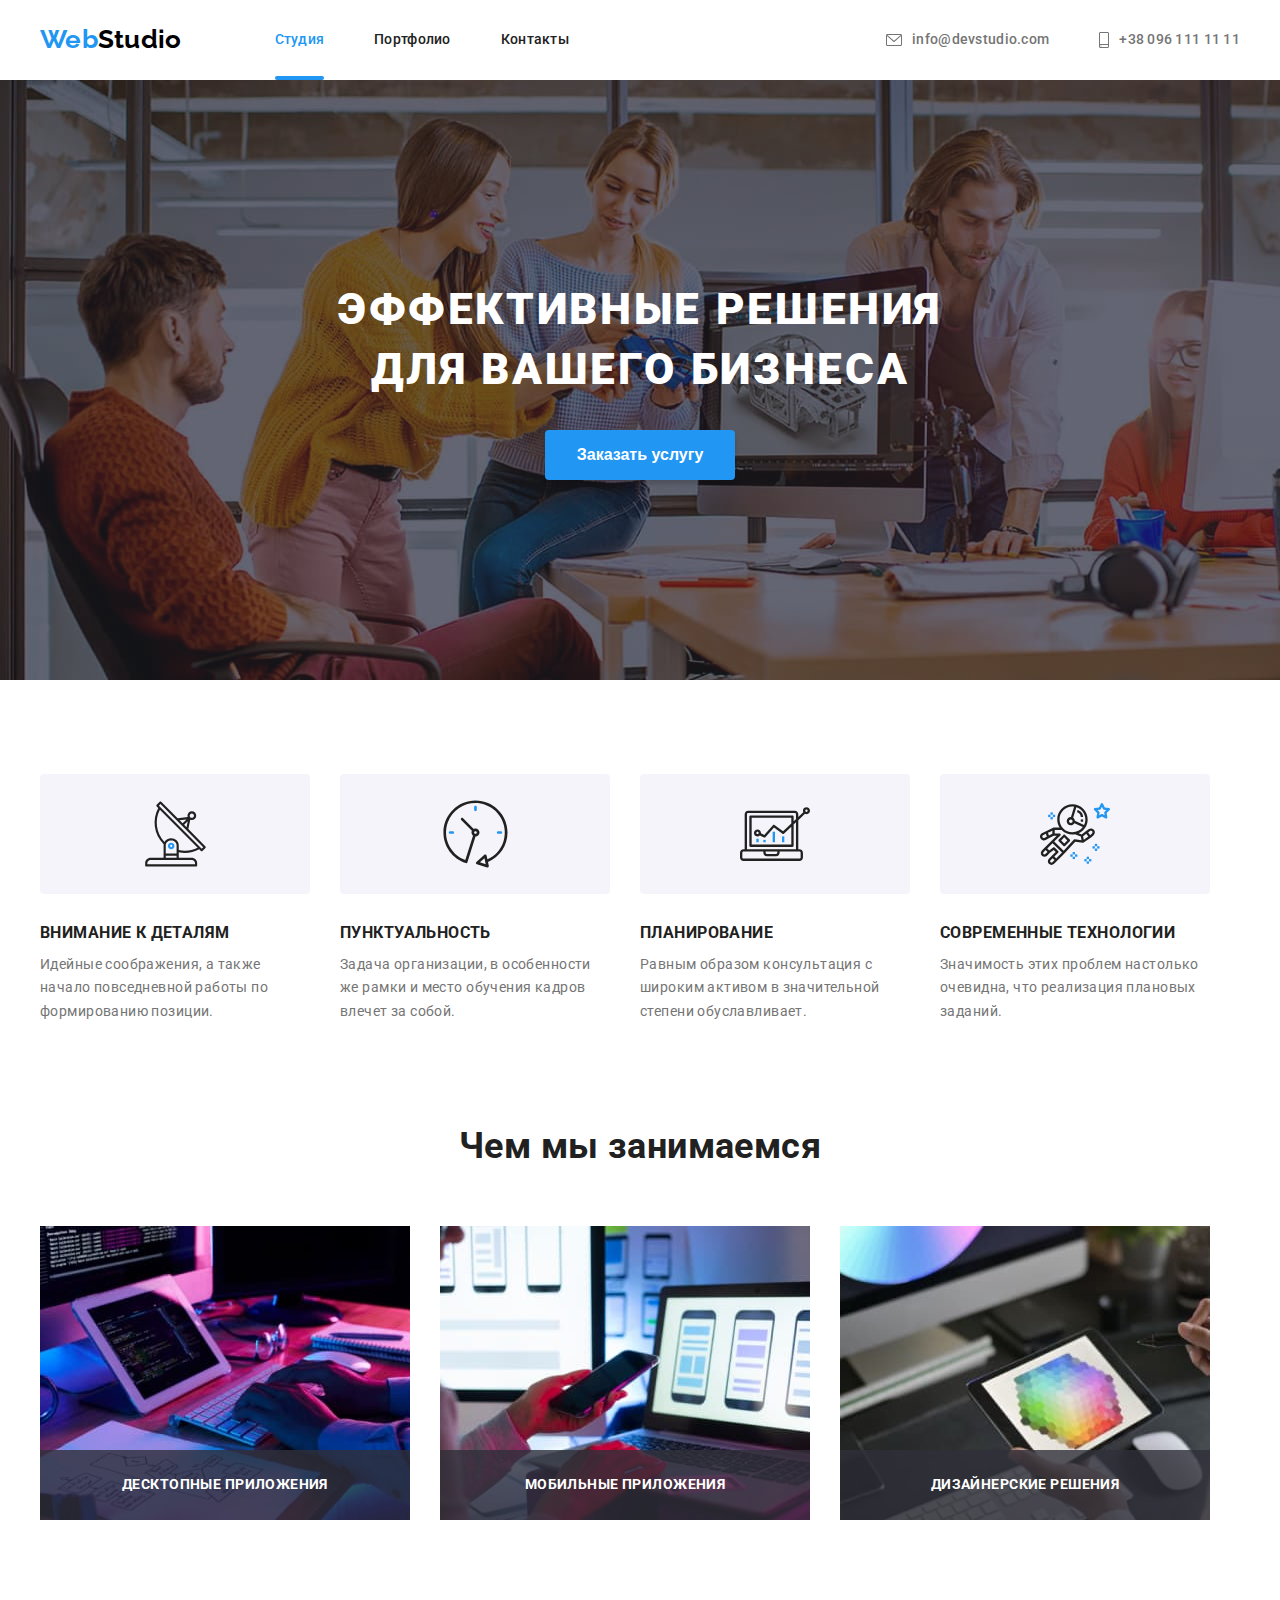
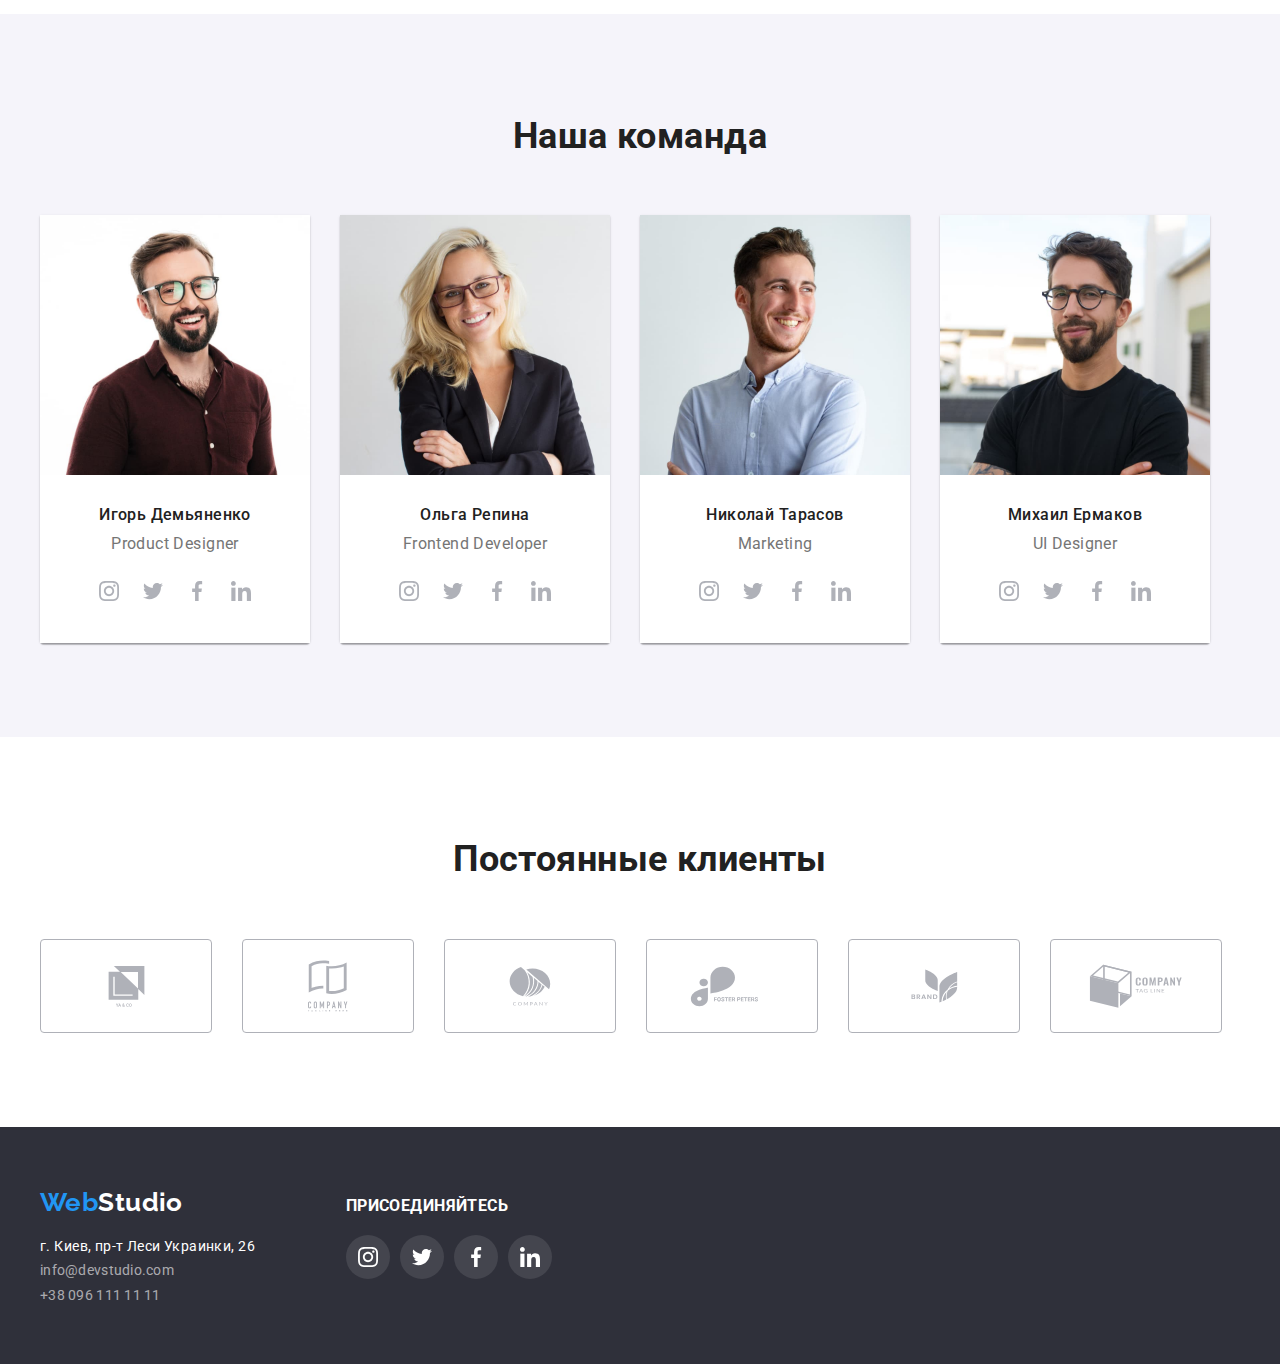
<file: index.html>
<!DOCTYPE html>
<html lang="ru">
  <head>
    <meta charset="UTF-8" />
    <meta http-equiv="X-UA-Compatible" content="IE=edge" />
    <meta name="viewport" content="width=device-width, initial-scale=1.0" />
    <link rel="preconnect" href="https://fonts.googleapis.com" />
    <link rel="preconnect" href="https://fonts.gstatic.com" crossorigin />
    <link
      href="https://fonts.googleapis.com/css2?family=Raleway:wght@700&family=Roboto:wght@400;500;700;900&display=swap"
      rel="stylesheet"
    />
    <link rel="stylesheet" href="https://cdnjs.cloudflare.com/ajax/libs/modern-normalize/1.1.0/modern-normalize.min.css" integrity="sha512-wpPYUAdjBVSE4KJnH1VR1HeZfpl1ub8YT/NKx4PuQ5NmX2tKuGu6U/JRp5y+Y8XG2tV+wKQpNHVUX03MfMFn9Q==" crossorigin="anonymous" referrerpolicy="no-referrer" />
    <link rel="stylesheet" href="./css/style.css">
    <title>Go IT. Д\З №4</title>
  </head>
  <body data-modal-no-scroll>
    <!-- header -->
    <header class="header">
      <div class="container">
        <nav class="header__nav nav">
          <a href="#" class="logo  link"><span>Web</span>Studio</a>
          <ul class="nav__links list">
            <li><a href="#" class="nav__link nav__link-active link">Студия</a></li>
            <li><a href="./portfolio.html" class="nav__link link">Портфолио</a></li>
            <li><a href="#footer" class="nav__link link">Контакты</a></li>
          </ul>
        </nav>
        <ul class="header__contacts contacts list">
          <li>
            <a href="mailto:info@devstudio.com" class="contacts__item link">
              <svg width="16" height="12">
                <use href="./img/sprites2.svg#icon-envelope"></use>
              </svg>
              <span>info@devstudio.com</span>
            </a>
          </li>
          <li>
            <a href="tel:+380961111111" class="contacts__item link">              
              <svg width="10" height="16">
                <use href="./img/sprites2.svg#icon-smartphone"></use>
              </svg>
              <span>+38 096 111 11 11</span>
            </a>
          </li>
        </ul>
      </div>
    </header>
    <!-- /header -->

    <!-- main -->
    <main class="content">
      
        <!-- section first-screen -->
        <section class="first-screen">
          <div class="container">
            <div class="wrapper">
              <h1 class="first-screen__title">
                Эффективные решения для вашего бизнеса
              </h1>
              <button data-modal-open type="button" class="first-screen__btn btn btn-active">
                Заказать услугу
              </button>
            </div>
          </div>
        </section>
        <!-- /section first-screen -->

        <!-- section advantages -->
        <section class="advantages">
          <div class="container">
            <h2 class="advantages__title">Приемущества</h2>
            <ul class="advantages__items list">
              <li class="advantages__item">
                <div class="advantages__icon">
                  <svg width="65" height="70" >
                    <use href="./img/sprites2.svg#icon-antenna"></use>
                  </svg>
                </div>
                <h3 class="advantages__subtitle">Внимание к деталям</h3>
                <p class="advantages__text">
                  Идейные соображения, а также начало повседневной работы по
                  формированию позиции.
                </p>
              </li>
              <li class="advantages__item">
                <div class="advantages__icon">
                  <svg width="67" height="70">
                    <use href="./img/sprites2.svg#icon-clock"></use>
                  </svg>
                </div>
                <h3 class="advantages__subtitle">Пунктуальность</h3>
                <p class="advantages__text">
                  Задача организации, в особенности же рамки и место обучения кадров
                  влечет за собой.
                </p>
              </li>
              <li class="advantages__item">
                <div class="advantages__icon">
                  <svg width="70" height="70">
                    <use href="./img/sprites2.svg#icon-diagram"></use>
                  </svg>
                </div>
                <h3 class="advantages__subtitle">Планирование</h3>
                <p class="advantages__text">
                  Равным образом консультация с широким активом в значительной
                  степени обуславливает.
                </p>
              </li>
              <li class="advantages__item">
                <div class="advantages__icon">
                  <svg width="70" height="70">
                    <use href="./img/sprites2.svg#icon-astronaut"></use>
                  </svg>
                </div>
                <h3 class="advantages__subtitle">Современные технологии</h3>
                <p class="advantages__text">
                  Значимость этих проблем настолько очевидна, что реализация
                  плановых заданий.
                </p>
              </li>
            </ul>
          </div>
        </section>
        <!-- /section advantages -->

        <!-- section work -->
        <section class="work">
          <div class="container">
            <h2 class="work__title title__section">Чем мы занимаемся</h2>
            <ul class="work__list list">
              <li class="work__item">
                <div class="box">
                  <img
                    class="work__img"
                    src="./img/desktop.jpg"
                    alt="Рабочее место. Стол, клавиатура, монитор"
                    width="370"
                    height="294"
                  />
                  <p>Десктопные Приложения</p>
                </div>

              </li>
              <li class="work__item">
                <div class="box">
                  <img
                    class="work__img"
                    src="./img/mobile.jpg"
                    alt="Рабочее место. Компьютер с изображением мобильной разработки"
                    width="370"
                    height="294"
                  />
                  <p>Мобильные приложения</p>
                </div>
              </li>
              <li class="work__item">
                <div class="box">
                  <img
                    class="work__img"
                    src="./img/design.jpg"
                    alt="Рабочий процесс. Работа дизайнера на планшете."
                    width="370"
                    height="294"
                  />
                  <p>Дизайнерские решения</p>
                </div>
              </li>
            </ul>
          </div>
        </section>
        <!-- /section work -->

        <!-- sectiom team -->
        <section class="team">
          <div class="container">
            <h2 class="team__title title__section">Наша команда</h2>
            <ul class="team__list list">
              <li class="team__item">
                <img
                  class="team__img"
                  src="./img/img-3.jpg"
                  alt="Фото Игоря Демьяненко"
                  width="270"
                  height="260"
                />
                <div class="box">
                  <h3 class="team__subtitle">Игорь Демьяненко</h3>
                  <p class="team__text">Product Designer</p>
                  <ul class="social-list list">
                    <li class="social-list__item">
                      <a href="#" class="social-link link">
                        <svg width="20" height="20">
                          <use href="./img/sprites2.svg#icon-instagram"></use>
                        </svg>
                      </a>
                    </li>
                    <li class="social-list__item">
                      <a href="#" class="social-link link">
                        <svg width="20" height="20">
                          <use href="./img/sprites2.svg#icon-twitter"></use>
                        </svg>
                      </a>
                    </li>
                    <li class="social-list__item">
                      <a href="#" class="social-link link">
                        <svg width="20" height="20">
                          <use href="./img/sprites2.svg#icon-facebook"></use>
                        </svg>
                      </a>
                    </li>
                    <li class="social-list__item">
                      <a href="#" class="social-link link">
                        <svg width="20" height="20">
                          <use href="./img/sprites2.svg#icon-linkedin"></use>
                        </svg>
                      </a>
                    </li>
                  </ul>
                </div>
              </li>
              <li class="team__item">
                <img
                  class="team__img"
                  src="./img/img-2.jpg"
                  alt="Фото Ольги Репиной"
                  width="270"
                  height="260"
                />
                <div class="box">
                  <h3 class="team__subtitle">Ольга Репина</h3>
                  <p class="team__text">Frontend Developer</p>
                  <ul class="social-list list">
                    <li class="social-list__item">
                      <a href="#" class="social-link link">
                        <svg width="20" height="20">
                          <use href="./img/sprites2.svg#icon-instagram"></use>
                        </svg>
                      </a>
                    </li>
                    <li class="social-list__item">
                      <a href="#" class="social-link link">
                        <svg width="20" height="20">
                          <use href="./img/sprites2.svg#icon-twitter"></use>
                        </svg>
                      </a>
                    </li>
                    <li class="social-list__item">
                      <a href="#" class="social-link link">
                        <svg width="20" height="20">
                          <use href="./img/sprites2.svg#icon-facebook"></use>
                        </svg>
                      </a>
                    </li>
                    <li class="social-list__item">
                      <a href="#" class="social-link link">
                        <svg width="20" height="20">
                          <use href="./img/sprites2.svg#icon-linkedin"></use>
                        </svg>
                      </a>
                    </li>
                  </ul>
                </div>
              </li>
              <li class="team__item">
                <img
                  class="team__img"
                  src="./img/img-1.jpg"
                  alt="Фото Николая Тарасова"
                  width="270"
                  height="260"
                />
                <div class="box">
                  <h3 class="team__subtitle">Николай Тарасов</h3>
                  <p class="team__text">Marketing</p>                  
                  <ul class="social-list list">
                    <li class="social-list__item">
                      <a href="#" class="social-link link">
                        <svg width="20" height="20">
                          <use href="./img/sprites2.svg#icon-instagram"></use>
                        </svg>
                      </a>
                    </li>
                    <li class="social-list__item">
                      <a href="#" class="social-link link">
                        <svg width="20" height="20">
                          <use href="./img/sprites2.svg#icon-twitter"></use>
                        </svg>
                      </a>
                    </li>
                    <li class="social-list__item">
                      <a href="#" class="social-link link">
                        <svg width="20" height="20">
                          <use href="./img/sprites2.svg#icon-facebook"></use>
                        </svg>
                      </a>
                    </li>
                    <li class="social-list__item">
                      <a href="#" class="social-link link">
                        <svg width="20" height="20">
                          <use href="./img/sprites2.svg#icon-linkedin"></use>
                        </svg>
                      </a>
                    </li>
                  </ul>
                </div>
              </li>
              <li class="team__item">
                <img
                  class="team__img"
                  src="./img/img.jpg"
                  alt="Фото Михаила Ермакова"
                  width="270"
                  height="260"
                />
                <div class="box">
                  <h3 class="team__subtitle">Михаил Ермаков</h3>
                  <p class="team__text">UI Designer</p>
                  <ul class="social-list list">
                    <li class="social-list__item">
                      <a href="#" class="social-link link">
                        <svg width="20" height="20">
                          <use href="./img/sprites2.svg#icon-instagram"></use>
                        </svg>
                      </a>
                    </li>
                    <li class="social-list__item">
                      <a href="#" class="social-link link">
                        <svg width="20" height="20">
                          <use href="./img/sprites2.svg#icon-twitter"></use>
                        </svg>
                      </a>
                    </li>
                    <li class="social-list__item">
                      <a href="#" class="social-link link">
                        <svg width="20" height="20">
                          <use href="./img/sprites2.svg#icon-facebook"></use>
                        </svg>
                      </a>
                    </li>
                    <li class="social-list__item">
                      <a href="#" class="social-link link">
                        <svg width="20" height="20">
                          <use href="./img/sprites2.svg#icon-linkedin"></use>
                        </svg>
                      </a>
                    </li>
                  </ul>
                </div>
              </li>
            </ul>
          </div>
        </section>
        <!-- /section team -->

        <!-- section clients -->
        <section class="clients">
          <div class="container">
            <h2 class="clients__title title__section">Постоянные клиенты</h2>
            <ul class="clients-list list">
              <li class="clients-list__item">
                <a href="#" class="clients-list__link link">
                  <svg width="41" height="47">
                    <use href="./img/sprites2.svg#icon-company1"></use>
                  </svg>
                </a>
              </li>
              <li class="clients-list__item">
                <a href="#" class="clients-list__link link">
                  <svg width="40" height="52">
                    <use href="./img/sprites2.svg#icon-company2"></use>
                  </svg>
                </a>
              </li>
              <li class="clients-list__item">
                <a href="#" class="clients-list__link link">
                  <svg width="44" height="42">
                    <use href="./img/sprites2.svg#icon-company3"></use>
                  </svg>
                </a>
              </li>
              <li class="clients-list__item">
                <a href="#" class="clients-list__link link">
                  <svg width="85" height="41">
                    <use href="./img/sprites2.svg#icon-company4"></use>
                  </svg>
                </a>
              </li>
              <li class="clients-list__item">
                <a href="#" class="clients-list__link link">
                  <svg width="63" height="46">
                    <use href="./img/sprites2.svg#icon-company5"></use>
                  </svg>
                </a>
              </li>
              <li class="clients-list__item">
                <a href="#" class="clients-list__link link">
                  <svg width="94" height="44">
                    <use href="./img/sprites2.svg#icon-company6"></use>
                  </svg>
                </a>
              </li>
            </ul>
          </div>
        </section>
        <!-- /section clients -->
    </main>
    <!-- /main -->

    <!-- footer -->
    <footer class="footer" id="footer">
      <div class="container">
        <div class="footer__address">
          <a href="#" class="logo  link"><span>Web</span>Studio</a>
          <address class="address">
            <a href="#" class="address__location  link">г. Киев, пр-т Леси Украинки, 26</a>
            <ul class="contacts list">
              <li>
                <a class="contacts__item  link" href="mailto:info@devstudio.com">info@devstudio.com</a>
              </li>
              <li>
                <a class="contacts__item  link" href="tel:+380961111111">+38 096 111 11 11</a>
              </li>
            </ul>
          </address>
        </div>
        <div class="footer__social social">
          <p>Присоединяйтесь</p>
          <ul class="social-list list">
            <li class="social-list__item">
              <a href="#" class="social-link link">
                <svg width="20" height="20">
                  <use href="./img/sprites2.svg#icon-instagram"></use>
                </svg>
              </a>
            </li>
            <li class="social-list__item">
              <a href="#" class="social-link link">
                <svg width="20" height="20">
                  <use href="./img/sprites2.svg#icon-twitter"></use>
                </svg>
              </a>
            </li>
            <li class="social-list__item">
              <a href="#" class="social-link link">
                <svg width="20" height="20">
                  <use href="./img/sprites2.svg#icon-facebook"></use>
                </svg>
              </a>
            </li>
            <li class="social-list__item">
              <a href="#" class="social-link link">
                <svg width="20" height="20">
                  <use href="./img/sprites2.svg#icon-linkedin"></use>
                </svg>
              </a>
            </li>
          </ul>
        </div>
      </div>
    </footer>
    <!-- /footer -->

    <div data-modal class="bakdrop is-hidden">
      <div class="modal">
        <button data-modal-close type="button" class="close"></button>
      </div>
    </div>

  <script src="./js/modal.js"></script>
  </body>
</html>
</file>
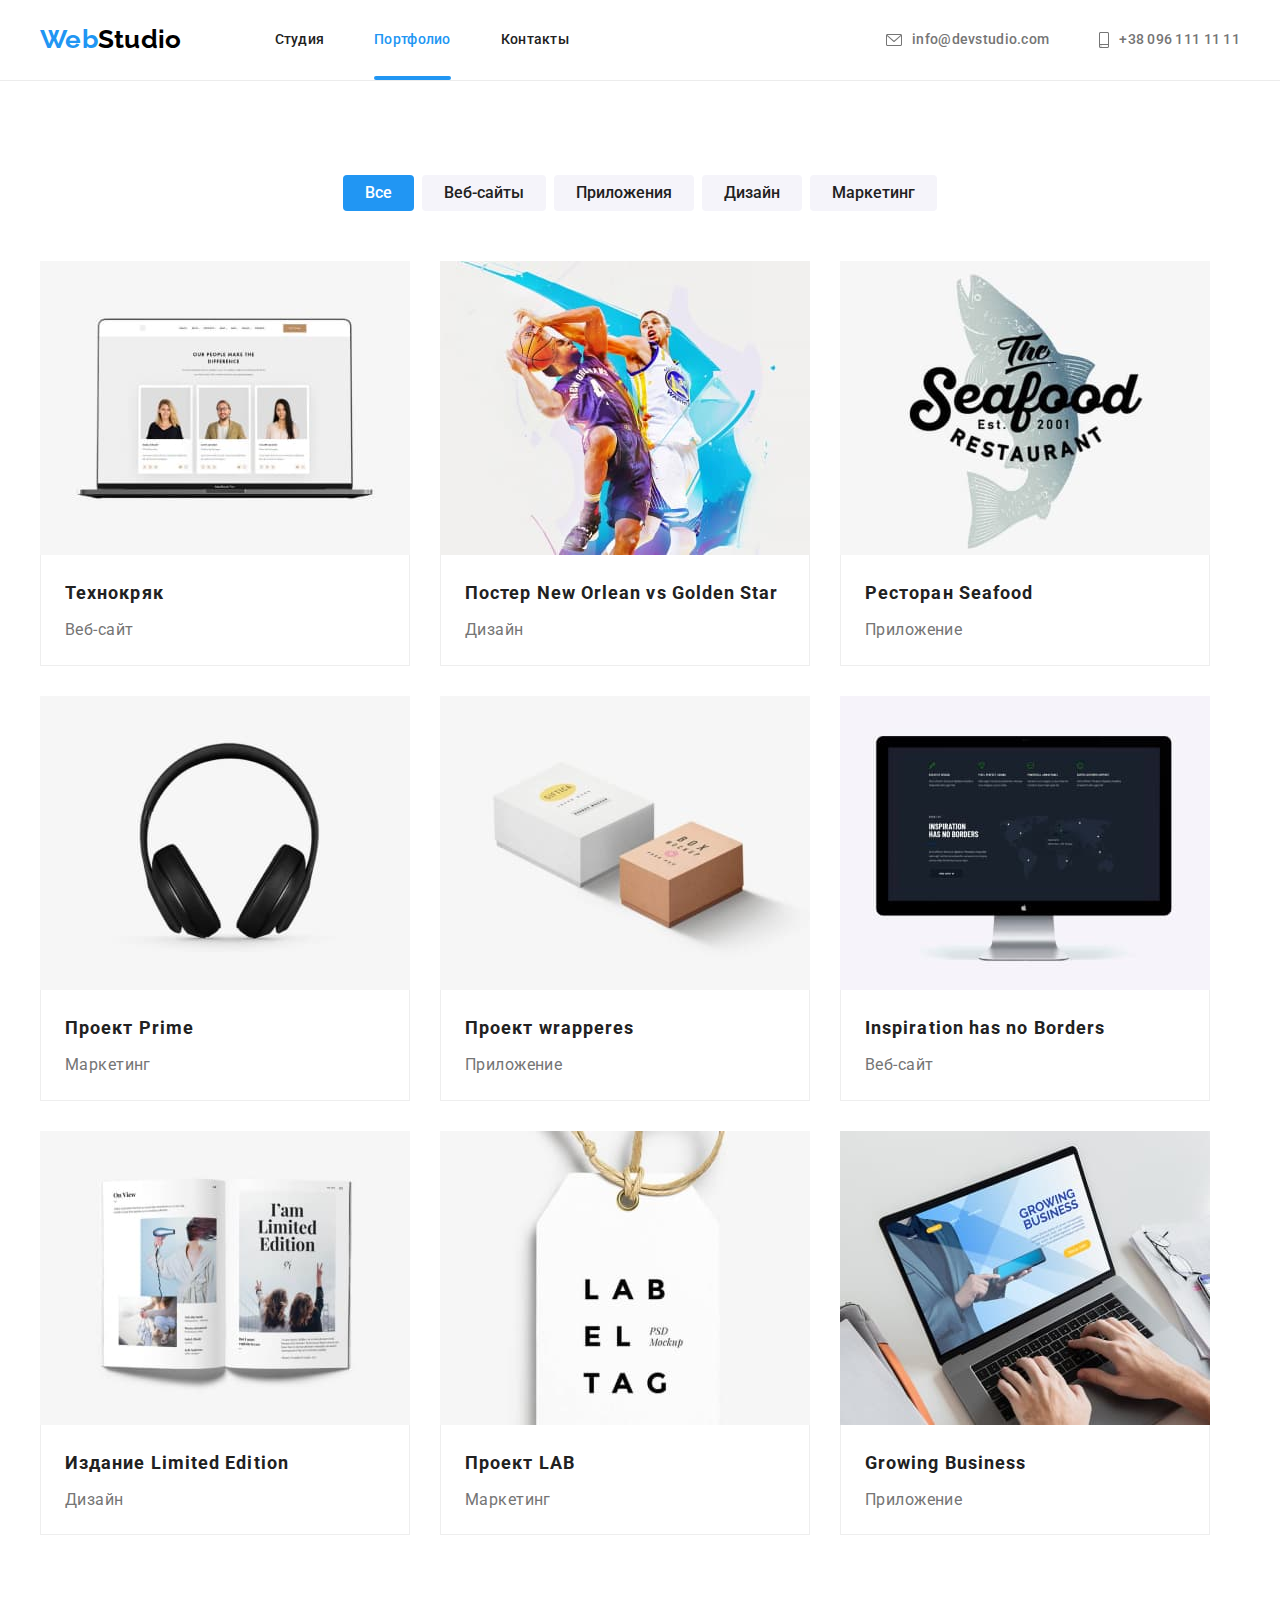
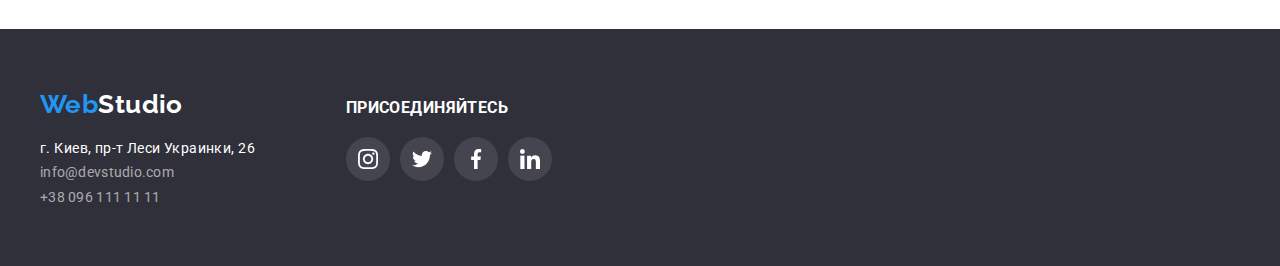
<file: portfolio.html>
<!DOCTYPE html>
<html lang="ru">
  <head>
    <meta charset="UTF-8" />
    <meta http-equiv="X-UA-Compatible" content="IE=edge" />
    <meta name="viewport" content="width=device-width, initial-scale=1.0" />
    <link rel="preconnect" href="https://fonts.googleapis.com" />
    <link rel="preconnect" href="https://fonts.gstatic.com" crossorigin />
    <link
      href="https://fonts.googleapis.com/css2?family=Raleway:wght@700&family=Roboto:wght@400;500;700;900&display=swap"
      rel="stylesheet"
    />
    <link rel="stylesheet" href="https://cdnjs.cloudflare.com/ajax/libs/modern-normalize/1.1.0/modern-normalize.min.css" integrity="sha512-wpPYUAdjBVSE4KJnH1VR1HeZfpl1ub8YT/NKx4PuQ5NmX2tKuGu6U/JRp5y+Y8XG2tV+wKQpNHVUX03MfMFn9Q==" crossorigin="anonymous" referrerpolicy="no-referrer" />
    <link rel="stylesheet" href="./css/style.css">
    <title>Go IT. Д\З №4</title>
  </head>
  <body>
    <!-- header -->
    <header class="header">
      <div class="container">
        <nav class="header__nav nav">
          <a href="#" class="logo  link"><span>Web</span>Studio</a>
          <ul class="nav__links list">
            <li><a href="./index.html" class="nav__link link">Студия</a></li>
            <li><a href="#" class="nav__link nav__link-active link">Портфолио</a></li>
            <li><a href="#footer" class="nav__link link">Контакты</a></li>
          </ul>
        </nav>
        <ul class="header__contacts contacts list">
          <li>
            <a href="mailto:info@devstudio.com" class="contacts__item link">
              <svg width="16" height="12">
                <use href="./img/sprites2.svg#icon-envelope"></use>
              </svg>
              <span>info@devstudio.com</span>
            </a>
          </li>
          <li>
            <a href="tel:+380961111111" class="contacts__item link">              
              <svg width="10" height="16">
                <use href="./img/sprites2.svg#icon-smartphone"></use>
              </svg>
              <span>+38 096 111 11 11</span>
            </a>
          </li>
        </ul>
      </div>
    </header>
    <!-- /header -->

    <!-- main -->
    <main class="content">
        <section class="section-portfolio">
          <div class="container">
            <h1 class="tittle">Портфолио</h1>
            <ul class="filter-list list">
              <li class="filter-list__item">
                <button type="button" class="filter-list__btn btn btn-active">Все</button>
              </li>
              <li class="filter-list__item">
                <button type="button" class="filter-list__btn btn">Веб-сайты</button>
              </li>
              <li class="filter-list__item">
                <button type="button" class="filter-list__btn btn">Приложения</button>
              </li>
              <li class="filter-list__item">
                <button type="button" class="filter-list__btn btn">Дизайн</button>
              </li>
              <li class="filter-list__item">
                <button type="button" class="filter-list__btn btn">Маркетинг</button>
              </li>
            </ul>

            <ul class="content-list list">
              <li class="item">
                <a href="#" class="item__link link">
                  <div class="wrapper">
                    <img src="./img/portfolio/img.jpg" alt="Отктырый ноутбук" class="item__img" width="370">
                    <p>Технокряк это современная площадка распространения коронавируса. Компании используют эту платформу для цифрового шпионажа и атак на защищённые сервера конкурентов.</p>
                  </div>
                  <div class="item__wrapper">
                    <h2 class="item__tittle">Технокряк</h2>
                    <p class="item__text">Веб-сайт</p>
                  </div>
                </a>
              </li>
              <li class="item">
                <a href="#" class="item__link link">
                  <div class="wrapper">
                    <img src="./img/portfolio/img(1).jpg" alt="Постер с баскетколистами" class="item__img" width="370">
                    <p>Технокряк это современная площадка распространения коронавируса. Компании используют эту платформу для цифрового шпионажа и атак на защищённые сервера конкурентов.</p>
                  </div>
                  <div class="item__wrapper">
                    <h2 class="item__tittle">Постер New Orlean vs Golden Star</h2>
                    <p class="item__text">Дизайн</p>
                  </div>
                </a>
              </li>
              <li class="item">
                <a href="#" class="item__link link">
                  <div class="wrapper">
                    <img src="./img/portfolio/img(2).jpg" alt="Эмблема ресторана" class="item__img" width="370">
                    <p>Технокряк это современная площадка распространения коронавируса. Компании используют эту платформу для цифрового шпионажа и атак на защищённые сервера конкурентов.</p>
                  </div>
                  <div class="item__wrapper">
                    <h2 class="item__tittle">Ресторан Seafood</h2>
                    <p class="item__text">Приложение</p>
                  </div>
                </a>
              </li>
              <li class="item">
                <a href="#" class="item__link link">
                  <div class="wrapper">
                    <img src="./img/portfolio/img(3).jpg" alt="Наушники" class="item__img" width="370">
                    <p>Технокряк это современная площадка распространения коронавируса. Компании используют эту платформу для цифрового шпионажа и атак на защищённые сервера конкурентов.</p>
                  </div>
                  <div class="item__wrapper">
                    <h2 class="item__tittle">Проект Prime</h2>
                    <p class="item__text">Маркетинг</p>
                  </div>
                </a>
              </li>
              <li class="item">
                <a href="#" class="item__link link">
                  <div class="wrapper">
                    <img src="./img/portfolio/img(4).jpg" alt="Две коробочки" class="item__img" width="370">
                    <p>Технокряк это современная площадка распространения коронавируса. Компании используют эту платформу для цифрового шпионажа и атак на защищённые сервера конкурентов.</p>
                  </div>
                  <div class="item__wrapper">
                    <h2 class="item__tittle">Проект wrapperes</h2>
                    <p class="item__text">Приложение</p>
                  </div>
                </a>
              </li>
              <li class="item">
                <a href="#" class="item__link link">
                  <div class="wrapper">
                    <img src="./img/portfolio/img(5).jpg" alt="Монитор Компьютера" class="item__img" width="370">
                    <p>Технокряк это современная площадка распространения коронавируса. Компании используют эту платформу для цифрового шпионажа и атак на защищённые сервера конкурентов.</p>
                  </div>
                  <div class="item__wrapper">
                    <h2 class="item__tittle">Inspiration has no Borders</h2>
                    <p class="item__text">Веб-сайт</p>
                  </div>
                </a>
              </li>
              <li class="item">
                <a href="#" class="item__link link">
                  <div class="wrapper">
                    <img src="./img/portfolio/img(6).jpg" alt="Журнал" class="item__img" width="370">
                    <p>Технокряк это современная площадка распространения коронавируса. Компании используют эту платформу для цифрового шпионажа и атак на защищённые сервера конкурентов.</p>
                  </div>
                  <div class="item__wrapper">
                    <h2 class="item__tittle">Издание Limited Edition</h2>
                    <p class="item__text">Дизайн</p>
                  </div>
                </a>
              </li>
              <li class="item">
                <a href="#" class="item__link link">
                  <div class="wrapper">
                    <img src="./img/portfolio/img(7).jpg" alt="Бирка проетка" class="item__img" width="370">
                    <p>Технокряк это современная площадка распространения коронавируса. Компании используют эту платформу для цифрового шпионажа и атак на защищённые сервера конкурентов.</p>
                  </div>
                  <div class="item__wrapper">
                    <h2 class="item__tittle">Проект LAB</h2>
                    <p class="item__text">Маркетинг</p>
                  </div>
                </a>
              </li>
              <li class="item">
                <a href="#" class="item__link link">
                  <div class="wrapper">
                    <img src="./img/portfolio/img(8).jpg" alt="Ноутбук на столе" class="item__img" width="370">
                    <p>Технокряк это современная площадка распространения коронавируса. Компании используют эту платформу для цифрового шпионажа и атак на защищённые сервера конкурентов.</p>
                  </div>
                  <div class="item__wrapper">
                    <h2 class="item__tittle">Growing Business</h2>
                    <p class="item__text">Приложение</p>
                  </div>
                </a>
              </li>
            </ul>
          </div>
        </section>
    </main>
    <!-- /main -->

    <!-- footer -->
    <footer class="footer" id="footer">
      <div class="container">
        <div class="footer__address">
          <a href="#" class="logo  link"><span>Web</span>Studio</a>
          <address class="address">
            <a href="#" class="address__location  link">г. Киев, пр-т Леси Украинки, 26</a>
            <ul class="contacts list">
              <li>
                <a class="contacts__item  link" href="mailto:info@devstudio.com">info@devstudio.com</a>
              </li>
              <li>
                <a class="contacts__item  link" href="tel:+380961111111">+38 096 111 11 11</a>
              </li>
            </ul>
          </address>
        </div>
        <div class="footer__social social">
          <p>Присоединяйтесь</p>
          <ul class="social-list list">
            <li class="social-list__item">
              <a href="#" class="social-link link">
                <svg width="20" height="20">
                  <use href="./img/sprites2.svg#icon-instagram"></use>
                </svg>
              </a>
            </li>
            <li class="social-list__item">
              <a href="#" class="social-link link">
                <svg width="20" height="20">
                  <use href="./img/sprites2.svg#icon-twitter"></use>
                </svg>
              </a>
            </li>
            <li class="social-list__item">
              <a href="#" class="social-link link">
                <svg width="20" height="20">
                  <use href="./img/sprites2.svg#icon-facebook"></use>
                </svg>
              </a>
            </li>
            <li class="social-list__item">
              <a href="#" class="social-link link">
                <svg width="20" height="20">
                  <use href="./img/sprites2.svg#icon-linkedin"></use>
                </svg>
              </a>
            </li>
          </ul>
        </div>
      </div>
    </footer>
    <!-- /footer -->
  </body>
</html>
</file>
<file: css/style.css>
:root {
  --primaryColor: #212121;
  --secondaryColor: #757575;
  --activeColor: #2196f3;
  --sectionBg: #2f303a;
  --btnBg: #f5f4fa;
  --colorText: #ffffff;
}
body {
  margin: 0;

  color: var(--primaryColor);

  font-family: Roboto, sans-serif;
  font-weight: 400;
  font-size: 14px;
  letter-spacing: 0.03em;
}
h1,
h2,
h3,
h4,
h5,
h6,
p {
  padding: 0;
  margin: 0;
}
img {
  max-width: 100%;
  height: auto;
  display: block;
}
.list {
  list-style: none;
  padding: 0;
  margin: 0;
}
.container {
  width: 1200px;
  margin: 0 auto;
  padding: 0 15px;
}
.link {
  text-decoration: none;
  color: var(--primaryColor);
}
.btn {
  color: var(--colorText);
  background-color: var(--btnBg);

  font-size: 16px;

  border-radius: 4px;
  border: none;

  padding: 0;

  cursor: pointer;
}
.btn-active {
  color: var(--colorText);
  background-color: var(--activeColor);
}
.title__section {
  font-size: 36px;
  font-weight: 700;
  line-height: 1.6;
  text-align: center;
}

/* Шапка сайта */
.header,
.contacts__item {
  font-weight: 500;
  line-height: 1.14;
  letter-spacing: 0.02em;
}
.header .container {
  display: flex;
}

/* Навигация */
.logo {
  color: #000000;

  font-family: Raleway;
  font-weight: 700;
  font-size: 26px;
  line-height: 1.2;

  margin-right: 93px;
  padding: 24px 0px;
}
.logo span {
  color: var(--activeColor);
}
.nav {
  display: flex;
  align-items: center;
}
.nav__links {
  display: flex;
}
.nav__links li:not(:last-child) {
  margin-right: 50px;
}
.nav__link {
  position: relative;

  font-weight: 500;
  line-height: 1.14;
  letter-spacing: 0.02em;
  padding: 32px 0px;
  display: block;
  transition: color 0.25s cubic-bezier(0.4, 0, 0.2, 1);
}
.nav__link-active::after {
  content: "";

  position: absolute;
  bottom: 0;
  left: 0;

  width: 100%;
  height: 4px;
  background: #2196f3;
  border-radius: 2px;
}
.nav__link:hover,
.nav__link:focus,
.nav__link-active,
.address__location:hover,
.contacts .contacts__item:hover,
.contacts .contacts__item:focus,
.address__location:focus {
  color: var(--activeColor);
}

/* Контакты */
.contacts {
  display: flex;
  margin-left: auto;
}
.contacts__item {
  color: var(--secondaryColor);
  display: flex;
  align-items: center;
  padding: 32px 0;
  transition: color 0.25s cubic-bezier(0.4, 0, 0.2, 1);
}
.contacts__item svg {
  margin-right: 10px;
}
.contacts li:last-child {
  margin-left: 50px;
}
.header__contacts .contacts__item svg {
  fill: var(--secondaryColor);
  transition: fill 0.25s cubic-bezier(0.4, 0, 0.2, 1);
}
.header__contacts .contacts__item:hover svg,
.header__contacts .contacts__item:focus svg {
  fill: var(--activeColor);
}

/* --- Студия --- */

/* --- first-screen */

.first-screen {
  background-color: var(--sectionBg);
  background-image: linear-gradient(
      rgba(47, 48, 58, 0.4),
      rgba(47, 48, 58, 0.4)
    ),
    url(../img/bg.jpg);
  text-align: center;
  height: 600px;
  max-width: 1600px;
  margin: 0 auto;
}
.first-screen .container {
  display: flex;
  justify-content: center;
  align-items: center;
  height: 100%;
}
.wrapper {
  width: 696px;
}
.first-screen__title {
  color: var(--colorText);
  font-size: 44px;
  font-weight: 900;
  line-height: 1.36;
  letter-spacing: 0.06em;
  text-transform: uppercase;

  margin-bottom: 30px;
}
.first-screen__btn {
  line-height: 1.87;
  font-weight: 700;
  padding: 10px 32px;
  box-shadow: 0px 4px 4px rgba(0, 0, 0, 0.15);
  border-radius: 4px;
  transition: color 0.25s cubic-bezier(0.4, 0, 0.2, 1),
    background-color 0.25s cubic-bezier(0.4, 0, 0.2, 1);
}
.first-screen__btn:hover {
  color: var(--activeColor);
  background-color: var(--btnBg);
}

/* --- advantages */

.advantages {
  padding-top: 94px;
  padding-bottom: 47px;
}
.advantages__title {
  font-size: 0px;
}
.advantages__items {
  display: flex;
}
.advantages__item {
  width: 270px;
}
.advantages__icon {
  display: flex;
  justify-content: center;
  align-items: center;
  margin-bottom: 30px;
  height: 120px;
  background-color: var(--btnBg);
  border-radius: 4px;
}

.advantages__item:not(:last-child) {
  margin-right: 30px;
}
.advantages__subtitle {
  color: var(--primaryColor);
  font-weight: 700;
  line-height: 1.14;
  text-transform: uppercase;
  margin-bottom: 10px;
}
.advantages__text {
  color: var(--secondaryColor);
  line-height: 1.7;
}

/* --- work */

.work {
  padding-top: 47px;
  padding-bottom: 94px;
}
.work__title {
  margin-bottom: 50px;
}
.work__list {
  display: flex;
  margin: -15px;
}
.work__item {
  margin: 15px;
}
.work__item .box {
  position: relative;
  width: 100%;
  height: 100%;
}
.work__item .box p {
  position: absolute;
  bottom: 0;

  display: flex;
  justify-content: center;
  align-items: center;

  font-weight: 700;
  font-size: 14px;
  line-height: 1.14;
  text-transform: uppercase;
  color: var(--colorText);

  width: 370px;
  height: 70px;
  background: rgba(47, 48, 58, 0.8);
}

/* --- team */

.team {
  background-color: var(--btnBg);
  padding: 94px 0px;
}
.team__title {
  margin-bottom: 50px;
}
.team__list {
  display: flex;
  margin: -15px;
}
.team__item {
  text-align: center;
  margin: 15px;
  box-shadow: 0px 1px 3px rgba(0, 0, 0, 0.12), 0px 1px 1px rgba(0, 0, 0, 0.14),
    0px 2px 1px rgba(0, 0, 0, 0.2);
  border-radius: 0px 0px 4px 4px;
}
.team__item .box {
  padding: 30px 32px;
  background-color: var(--colorText);
}
.team__subtitle {
  font-size: 16px;
  line-height: 1.19;
  font-weight: 500;
  margin-bottom: 10px;
}
.team__text {
  color: var(--secondaryColor);
  font-size: 16px;
  line-height: 1.2;
  margin-bottom: 16px;
}
.social-list {
  display: flex;
  justify-content: center;
  align-items: center;
}
.social-list__item a {
  width: 44px;
  height: 44px;
  border-radius: 50%;
  display: flex;
  justify-content: center;
  align-items: center;
  transition: color 0.25s cubic-bezier(0.4, 0, 0.2, 1),
    background-color 0.25s cubic-bezier(0.4, 0, 0.2, 1);
}
.social-list__item a:hover,
.social-list__item a:focus,
.footer .social-list__item a:hover,
.footer .social-list__item a:focus {
  background-color: var(--activeColor);
}
.social-list__item svg {
  fill: #afb1b8;
  transition: fill 0.25s cubic-bezier(0.4, 0, 0.2, 1);
}
.social-list .social-list__item a:hover svg,
.social-link:focus svg {
  fill: var(--colorText);
}
.clients-list {
  display: flex;
}

/* --- clients */

.clients {
  padding: 94px 0px;
}
.clients__title {
  margin-bottom: 50px;
}
.clients-list__item {
  width: 170px;
  height: 92px;
  border: 1px solid #afb1b8;
  border-radius: 4px;
}
.clients-list__item a {
  width: 100%;
  height: 100%;
  display: flex;
  justify-content: center;
  align-items: center;

  transition: border 0.25s cubic-bezier(0.4, 0, 0.2, 1);
}
.clients-list__item:hover,
.clients-list__link:focus {
  border: 1px solid var(--activeColor);
}
.clients-list__item svg {
  fill: #afb1b8;

  transition: fill 0.25s cubic-bezier(0.4, 0, 0.2, 1);

}
.clients-list .clients-list__item:hover svg,
.clients-list__link:focus svg {
  fill: var(--activeColor);

  transition: fill 0.25s cubic-bezier(0.4, 0, 0.2, 1);
}
.clients-list__item:not(:last-child) {
  margin-right: 30px;
}

/* --- Portfollio --- */

.section-portfolio {
  border-top: 1px solid #ececec;
  padding: 94px 0px;
}
.section-portfolio .tittle {
  font-size: 0;
}
.filter-list {
  display: flex;
  justify-content: center;

  margin-bottom: 50px;
}
.filter-list__item:not(:last-child) {
  margin-right: 8px;
}
.filter-list__btn {
  display: inline-block;
  color: var(--primaryColor);
  font-family: inherit;
  font-size: 16px;
  font-weight: 500;
  line-height: 1.5;
  text-align: center;

  padding: 6px 22px;

  transition: color 0.25s cubic-bezier(0.4, 0, 0.2, 1),
    background-color 0.25s cubic-bezier(0.4, 0, 0.2, 1),
    box-shadow 0.25s cubic-bezier(0.4, 0, 0.2, 1);
}
.filter-list__btn:hover,
.filter-list__btn:focus {
  background-color: var(--activeColor);
  color: var(--colorText);
  box-shadow: 0px 3px 1px rgba(0, 0, 0, 0.1), 0px 1px 2px rgba(0, 0, 0, 0.08),
    0px 2px 2px rgba(0, 0, 0, 0.12);
}
.filter-list__btn.btn-active {
  color: var(--colorText);
}
.content-list {
  display: flex;
  flex-wrap: wrap;
  margin: -15px;
}
.item {
  margin: 15px;
  transition: box-shadow 0.25s cubic-bezier(0.4, 0, 0.2, 1);
}
.item:hover {
  box-shadow: 0px 1px 1px rgba(0, 0, 0, 0.12), 0px 4px 4px rgba(0, 0, 0, 0.06),
    1px 4px 6px rgba(0, 0, 0, 0.16);
}
.item:hover .wrapper::before,
.item__link:focus .wrapper::before,
.item:hover .wrapper > p,
.item__link:focus .wrapper > p {
  opacity: 1;
  transform: translateY(0%);
  overflow: auto;
}
.item__link {
  display: inline-block;
  position: relative;
}
.item__link:focus {
  box-shadow: 0px 1px 1px rgba(0, 0, 0, 0.12), 0px 4px 4px rgba(0, 0, 0, 0.06),
    1px 4px 6px rgba(0, 0, 0, 0.16);
}
.item__link .wrapper {
  position: relative;
  width: 100%;
  height: 100%;
  overflow: hidden;
}
.item__link .wrapper::before {
  content: "";
  position: absolute;
  top: 0;
  right: 0;
  bottom: 100%;

  width: 100%;
  height: 100%;
  background-color: rgba(33, 150, 243, 0.9);
  opacity: 0;

  transform: translateY(100%);
  /* transition-property: opasity, transform; */
  transition: 0.25s linear;
}
.wrapper > p {
  position: absolute;
  top: 0;
  right: 0;

  width: 100%;
  height: 100%;
  padding: 60px 24px;
  font-size: 18px;
  line-height: 1.6;
  color: var(--colorText);

  opacity: 0;
  transform: translateY(100%);
  transition-property: opasity, transform;
  transition: 0.25s linear;
}

.item__wrapper {
  padding: 20px 24px;
  border-left: 1px solid #eeeeee;
  border-right: 1px solid #eeeeee;
  border-bottom: 1px solid #eeeeee;
}
.item__tittle {
  font-size: 18px;
  line-height: 2;
  letter-spacing: 0.06em;
  margin-bottom: 4px;
}
.item__text {
  color: var(--secondaryColor);

  font-size: 16px;
  line-height: 1.86;
}

/* --- Footer */

.footer {
  background-color: var(--sectionBg);
  padding: 60px 0px;
}
.footer .container {
  display: flex;
  align-items: baseline;
}
.footer .logo {
  color: var(--colorText);
  display: block;
  margin-bottom: 20px;
  padding: 0;
}
.footer__address {
  margin-right: 70px;
}
.address {
  font-style: normal;
}
.address__location {
  color: var(--colorText);
  margin-bottom: 9px;
  display: block;
}
.address .contacts {
  display: inline;
}
.address .contacts li:first-child {
  margin-bottom: 9px;
}
.address .contacts li:last-child {
  margin-left: 0px;
}
.address .contacts__item {
  color: rgba(255, 255, 255, 0.6);
  font-weight: 400;
  padding: 0;
}
.footer__social p {
  font-weight: 700;
  font-size: 16px;
  line-height: 1.14;
  color: var(--colorText);
  text-transform: uppercase;
  margin-bottom: 20px;
}
.footer .social-list__item svg {
  fill: var(--colorText);
}
.footer .social-list__item a {
  background-color: rgba(255, 255, 255, 0.1);
}
.footer .social-list__item:not(:last-child) {
  margin-right: 10px;
}

/* --- modal window */

.bakdrop {
  position: fixed;
  width: 100%;
  height: 100%;
  left: 0px;
  top: 0px;

  background: rgba(0, 0, 0, 0.2);
  transition: opacity 0.35s cubic-bezier(0.4, 0, 0.2, 1),
    visibility 0.35s cubic-bezier(0.4, 0, 0.2, 1);
}
.modal {
  position: absolute;
  top: 50%;
  left: 50%;

  width: 528px;
  height: 581px;
  background-color: var(--colorText);
  box-shadow: 0px 1px 3px rgba(0, 0, 0, 0.12), 0px 1px 1px rgba(0, 0, 0, 0.14),
    0px 2px 1px rgba(0, 0, 0, 0.2);
  border-radius: 4px;

  transform: translate(-50%, -50%);
  transition: opacity 0.35s cubic-bezier(0.4, 0, 0.2, 1),
    visibility 0.35s cubic-bezier(0.4, 0, 0.2, 1);
}
.is-hidden {
  opacity: 0;
  visibility: hidden;
  pointer-events: none;
  transition: opacity 0.35s cubic-bezier(0.4, 0, 0.2, 1),
    visibility 0.35s cubic-bezier(0.4, 0, 0.2, 1);
}
.close {
  position: absolute;
  top: 8px;
  right: 8px;

  background-color: var(--colorText);
  border: 1px solid rgba(0, 0, 0, 0.1);
  width: 30px;
  height: 30px;
  border-radius: 50%;

  cursor: pointer;
}
.close::after,
.close::before {
  content: "";
  position: absolute;
  top: 14px;
  left: 9px;

  height: 1px;
  width: 10px;
  background: #000;
}
.close::after {
  transform: rotate(-45deg);
}
.close::before {
  transform: rotate(45deg);
}
.no-scroll {
  overflow: hidden;
}
</file>
